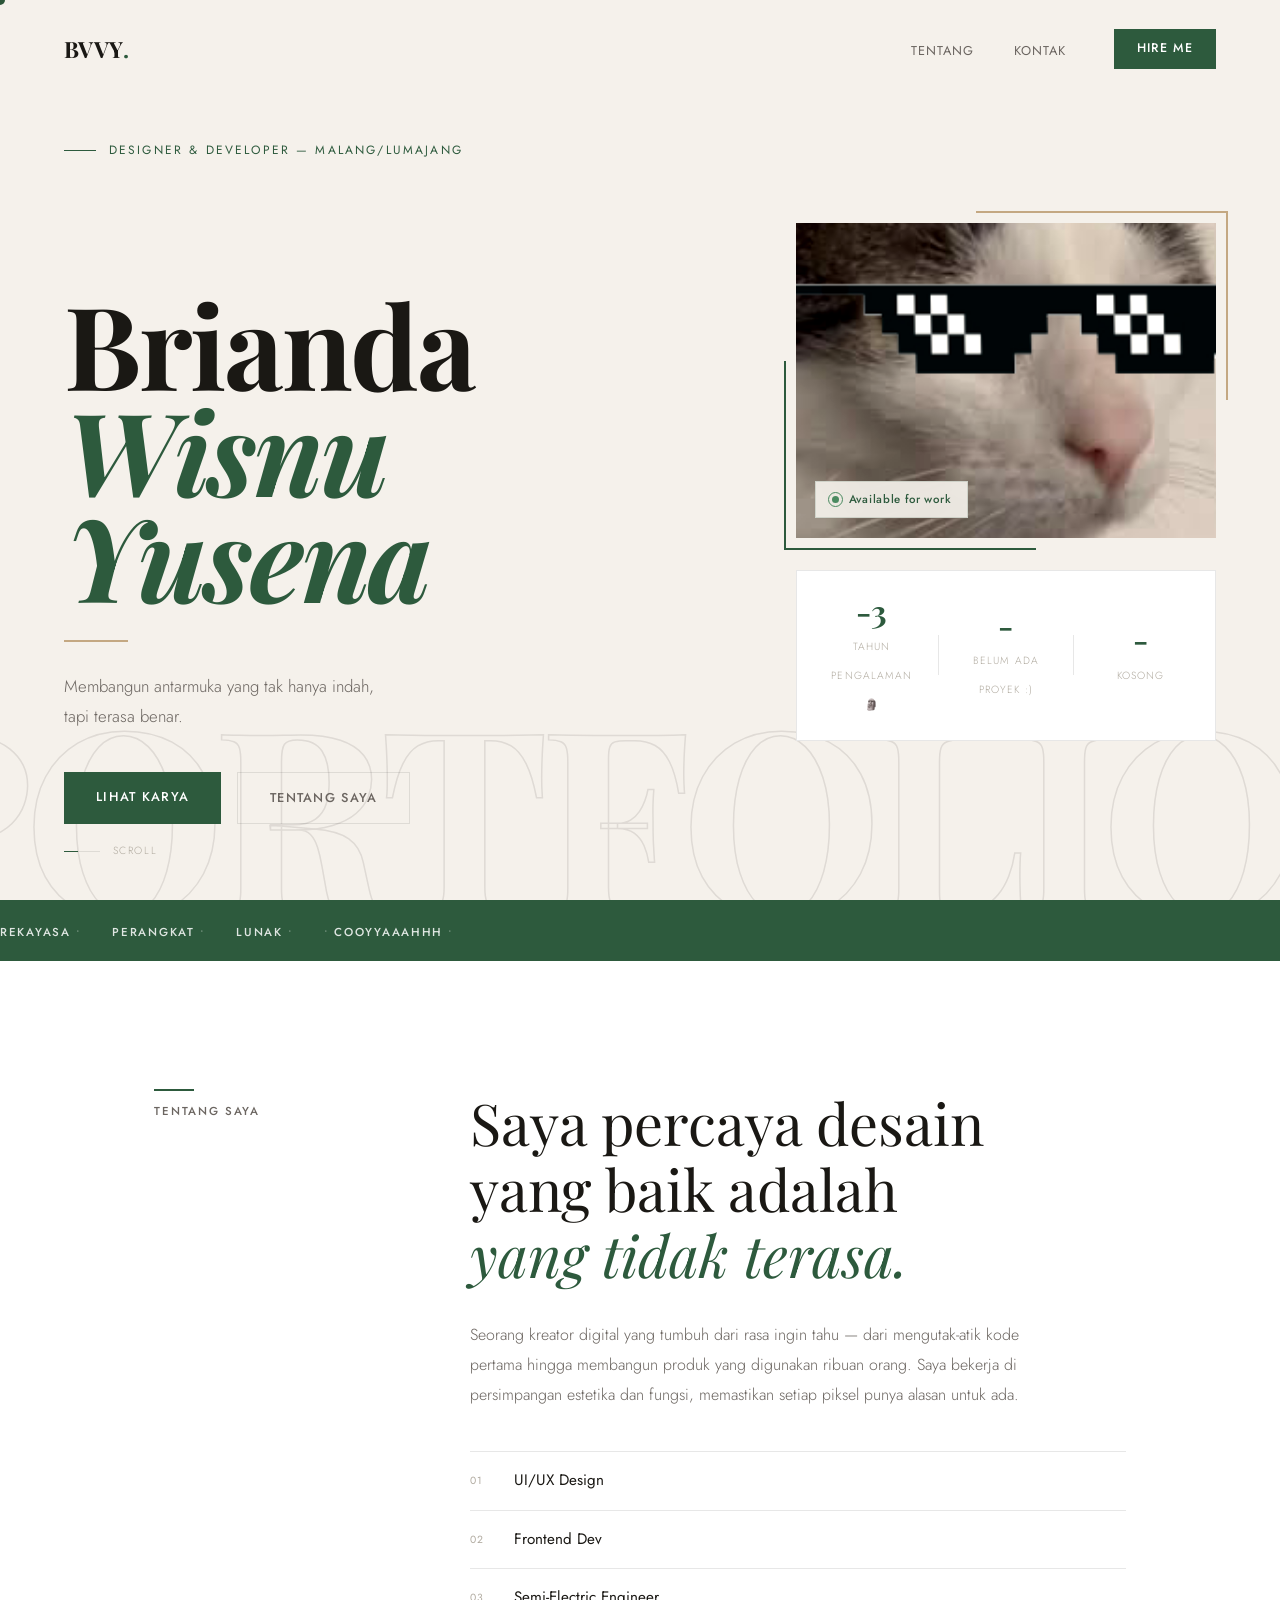
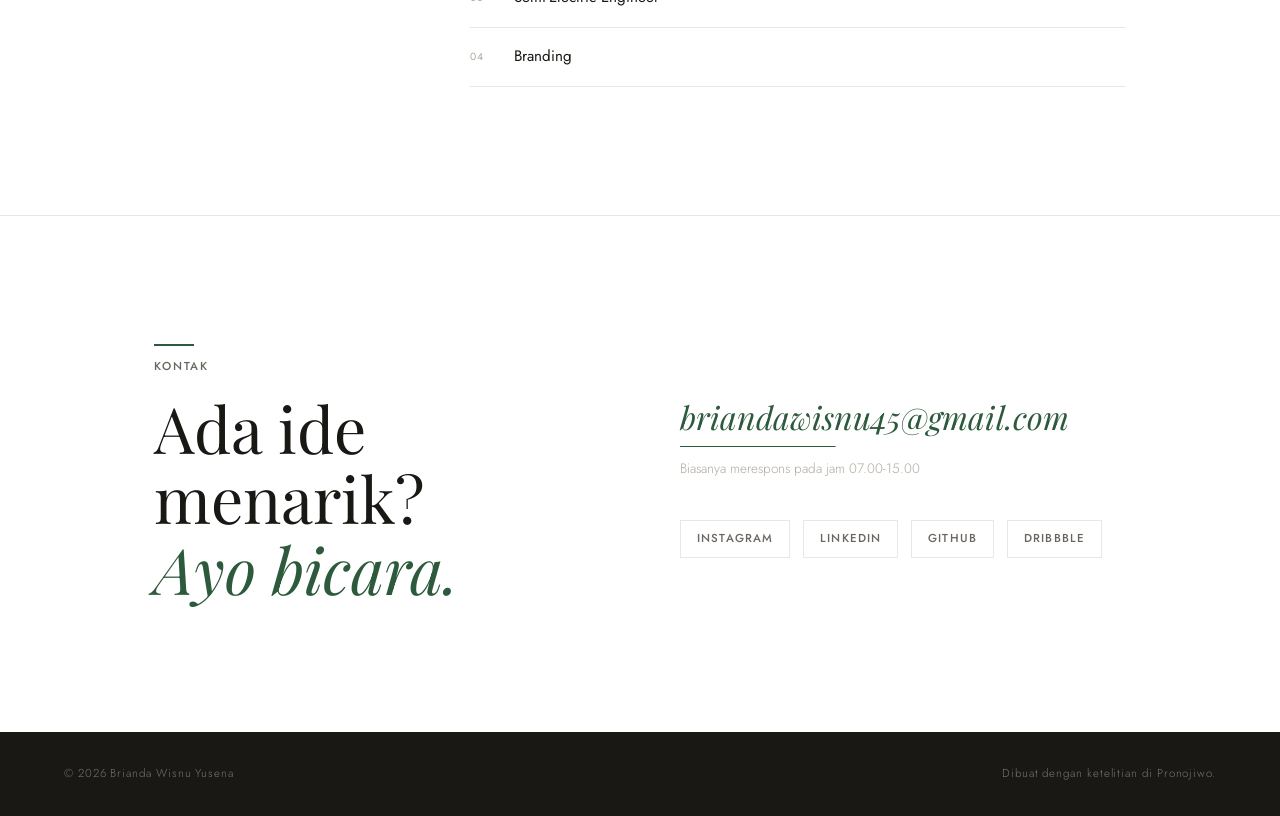
<file: index.html>
<!DOCTYPE html>
<html lang="id">
<head>
  <meta charset="UTF-8"/>
  <meta name="viewport" content="width=device-width, initial-scale=1.0"/>
  <title>Brianda Wisnu Yusena — Portfolio</title>
  <link rel="stylesheet" href="style.css"/>
  <link href="https://fonts.googleapis.com/css2?family=Playfair+Display:ital,wght@0,400;0,700;1,400;1,700&family=Jost:wght@300;400;500&display=swap" rel="stylesheet"/>
</head>
<body>

  <div class="cursor" id="cursor"></div>

  <!-- NAV -->
  <nav class="nav" id="nav">
    <div class="nav-logo">BVVY<span>.</span></div>
    <ul class="nav-links">
      <li><a href="#about">Tentang</a></li>
      <li><a href="#contact">Kontak</a></li>
    </ul>
    <a href="https://hire-eight-roan.vercel.app/" class="nav-cta">Hire Me</a>
  </nav>

  <!-- HERO -->
  <section class="hero" id="home">
    <div class="hero-bg-text">PORTFOLIO</div>
    <div class="hero-inner">
      <div class="hero-left">
        <p class="hero-eyebrow reveal">Designer &amp; Developer — Malang/Lumajang</p>
        <h1 class="hero-title reveal">
          <br>Brianda<br/>
          <em>Wisnu Yusena</em>
        </h1>
        <div class="hero-line-dec reveal"></div>
        <p class="hero-desc reveal">
          Membangun antarmuka yang tak hanya indah,<br/>
          tapi terasa benar.
        </p>
        <div class="hero-actions reveal">
          <a href="#work" class="btn-primary">Lihat Karya</a>
          <a href="#about" class="btn-ghost">Tentang Saya</a>
        </div>
      </div>
      <div class="hero-right reveal">
        <div class="hero-photo-frame">
          <img src="Pc/images 5.png" alt="Arif Rizaldi" class="hero-photo"/>
          <div class="hero-photo-tag">
            <div class="dot-pulse"></div>
            <span>Available for work</span>
          </div>
        </div>
        <div class="hero-stats">
          <div class="stat">
            <span class="stat-num">-3</span>
            <span class="stat-label">Tahun Pengalaman 🗿</span>
          </div>
          <div class="stat-div"></div>
          <div class="stat">
            <span class="stat-num">-</span>
            <span class="stat-label">Belum ada proyek :)</span>
          </div>
          <div class="stat-div"></div>
          <div class="stat">
            <span class="stat-num">-</span>
            <span class="stat-label">Kosong</span>
          </div>
        </div>
      </div>
    </div>
    <div class="hero-scroll-indicator">
      <div class="scroll-track"><div class="scroll-thumb"></div></div>
      <span>scroll</span>
    </div>
  </section>

  <!-- MARQUEE -->
  <div class="marquee-wrap">
  <div class="marquee">
    <span>Rekayasa <em>•</em></span>
    <span>Perangkat <em>•</em></span>
     <span>Lunak <em>•</em></span>
    <span> <em>•</em></span>
  </div>
  <div class="marquee" aria-hidden="true">
    <span>COOYYAAAHHH <em>•</em></span>
  </div>
</div>
  <!-- ABOUT -->
  <section class="about" id="about">
    <div class="container">
      <div class="about-wrap">
        <div class="about-label reveal">
          <div class="label-line"></div>
          <p>Tentang Saya</p>
        </div>
        <div class="about-body">
          <h2 class="about-title reveal">
            Saya percaya desain<br/>
            yang baik adalah<br/>
            <em>yang tidak terasa.</em>
          </h2>
          <p class="about-text reveal">
            Seorang kreator digital yang tumbuh dari rasa ingin tahu — dari mengutak-atik kode pertama hingga membangun produk yang digunakan ribuan orang. Saya bekerja di persimpangan estetika dan fungsi, memastikan setiap piksel punya alasan untuk ada.
          </p>
          <div class="about-skills reveal">
            <div class="skill-item"><span>01</span>UI/UX Design</div>
            <div class="skill-item"><span>02</span>Frontend Dev</div>
            <div class="skill-item"><span>03</span>Semi-Electric Engineer</div>
            <div class="skill-item"><span>04</span>Branding</div>
          </div>
        </div>
      </div>
    </div>
  </section>
  <!-- CONTACT -->
  <section class="contact" id="contact">
    <div class="container">
      <div class="contact-wrap reveal">
        <div class="contact-left">
          <div class="label-line"></div>
          <p class="contact-label">Kontak</p>
          <h2 class="contact-title">Ada ide<br/>menarik?<br/><em>Ayo bicara.</em></h2>
        </div>
        <div class="contact-right">
          <a href="mailto:briandawisnu45@gmail.com" class="contact-email">briandawisnu45@gmail.com</a>
          <p class="contact-note">Biasanya merespons pada jam 07.00-15.00</p>
          <div class="contact-socials">
            <a href="https://www.instagram.com/elangselam_e?igsh=MTh6Z2Eya3MxMW1mcg%3D%3D" class="social-link">Instagram</a>
            <a href="http://www.linkedin.com/in/brianda-wisnu-yusena-b9aa6035a" class="social-link">LinkedIn</a>
            <a href="https://github.com/Brian-yo" class="social-link">GitHub</a>
            <a href="#" class="social-link">Dribbble</a>
          </div>
        </div>
      </div>
    </div>
  </section>

  <!-- FOOTER -->
  <footer class="footer">
    <p>© 2026 Brianda Wisnu Yusena</p>
    <p>Dibuat dengan ketelitian di Pronojiwo.</p>
  </footer>

  <script src="script.js"></script>
</body>
</html>
</file>
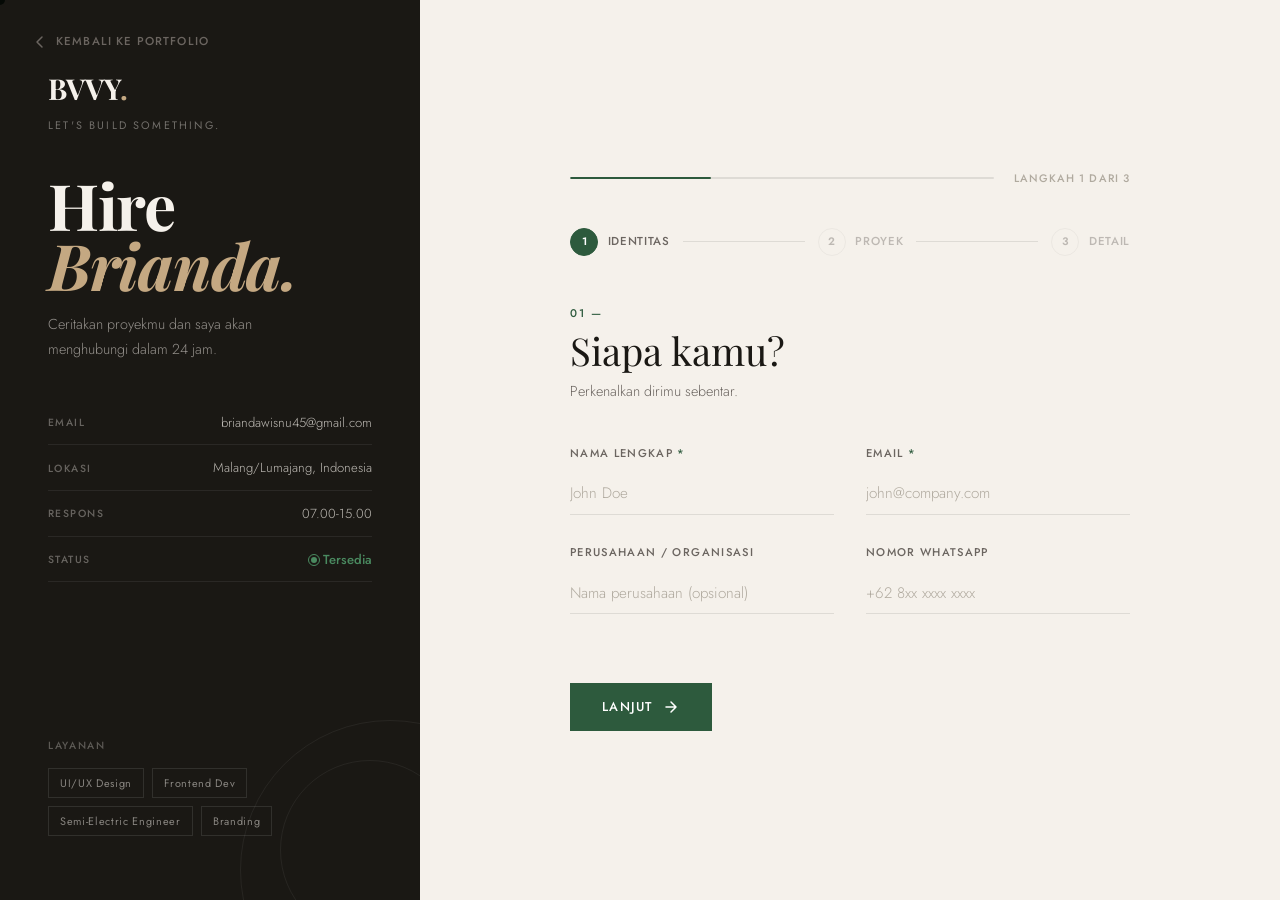
<file: Page/hire.html>
<!DOCTYPE html>
<html lang="id">
<head>
  <meta charset="UTF-8"/>
  <meta name="viewport" content="width=device-width, initial-scale=1.0"/>
  <title>Hire Me — Brianda Wisnu Yusena</title>
  <link rel="stylesheet" href="hire.css"/>
  <link href="https://fonts.googleapis.com/css2?family=Playfair+Display:ital,wght@0,400;0,700;1,400&family=Jost:wght@300;400;500;600&display=swap" rel="stylesheet"/>
</head>
<body>

  <div class="cursor" id="cursor"></div>
  <div class="bg-orb orb1"></div>
  <div class="bg-orb orb2"></div>

  <!-- BACK LINK -->
  <a href="file:///D:/Maweb/index.html" class="back-link">
    <svg width="16" height="16" viewBox="0 0 16 16" fill="none">
      <path d="M10 3L5 8L10 13" stroke="currentColor" stroke-width="1.5" stroke-linecap="round" stroke-linejoin="round"/>
    </svg>
    Kembali ke Portfolio
  </a>

  <main class="main">

    <!-- LEFT PANEL -->
    <aside class="panel-left">
      <div class="panel-left-inner">
        <div class="brand">
          <span class="brand-logo">BVVY<em>.</em></span>
          <span class="brand-tagline">Let's Build Something.</span>
        </div>

        <div class="info-block">
          <h1 class="panel-title">Hire<br/><em>Brianda.</em></h1>
          <p class="panel-sub">Ceritakan proyekmu dan saya akan menghubungi dalam 24 jam.</p>
        </div>

        <div class="contact-info">
          <div class="ci-item">
            <span class="ci-label">Email</span>
            <span class="ci-val">briandawisnu45@gmail.com</span>
          </div>
          <div class="ci-item">
            <span class="ci-label">Lokasi</span>
            <span class="ci-val">Malang/Lumajang, Indonesia</span>
          </div>
          <div class="ci-item">
            <span class="ci-label">Respons</span>
            <span class="ci-val">07.00-15.00</span>
          </div>
          <div class="ci-item">
            <span class="ci-label">Status</span>
            <span class="ci-val available"><span class="dot"></span>Tersedia</span>
          </div>
        </div>

        <div class="service-list">
          <p class="service-label">Layanan</p>
          <div class="service-tags">
            <span>UI/UX Design</span>
            <span>Frontend Dev</span>
            <span>Semi-Electric Engineer</span>
            <span>Branding</span>
          </div>
        </div>

        <div class="panel-deco">
          <div class="deco-circle c1"></div>
          <div class="deco-circle c2"></div>
        </div>
      </div>
    </aside>

    <!-- RIGHT: FORM -->
    <section class="panel-right">
      <div class="form-wrap">

        <!-- PROGRESS -->
        <div class="progress-bar">
          <div class="progress-track">
            <div class="progress-fill" id="progressFill"></div>
          </div>
          <span class="progress-label" id="progressLabel">Langkah 1 dari 3</span>
        </div>

        <!-- STEP INDICATORS -->
        <div class="steps">
          <div class="step active" data-step="1">
            <div class="step-dot">1</div>
            <span>Identitas</span>
          </div>
          <div class="step-connector"></div>
          <div class="step" data-step="2">
            <div class="step-dot">2</div>
            <span>Proyek</span>
          </div>
          <div class="step-connector"></div>
          <div class="step" data-step="3">
            <div class="step-dot">3</div>
            <span>Detail</span>
          </div>
        </div>

        <!-- ---- STEP 1: IDENTITAS ---- -->
        <div class="form-step active" id="step1">
          <div class="step-head">
            <p class="step-num">01 —</p>
            <h2>Siapa kamu?</h2>
            <p class="step-hint">Perkenalkan dirimu sebentar.</p>
          </div>

          <div class="field-group">
            <div class="field">
              <label for="name">Nama Lengkap <span>*</span></label>
              <input type="text" id="name" placeholder="John Doe" autocomplete="off"/>
              <div class="field-line"></div>
            </div>
            <div class="field">
              <label for="email">Email <span>*</span></label>
              <input type="email" id="email" placeholder="john@company.com" autocomplete="off"/>
              <div class="field-line"></div>
            </div>
            <div class="field">
              <label for="company">Perusahaan / Organisasi</label>
              <input type="text" id="company" placeholder="Nama perusahaan (opsional)" autocomplete="off"/>
              <div class="field-line"></div>
            </div>
            <div class="field">
              <label for="phone">Nomor WhatsApp</label>
              <input type="tel" id="phone" placeholder="+62 8xx xxxx xxxx" autocomplete="off"/>
              <div class="field-line"></div>
            </div>
          </div>

          <button class="btn-next" onclick="goStep(2)">
            Lanjut
            <svg width="18" height="18" viewBox="0 0 18 18" fill="none">
              <path d="M4 9H14M9 4L14 9L9 14" stroke="currentColor" stroke-width="1.5" stroke-linecap="round" stroke-linejoin="round"/>
            </svg>
          </button>
        </div>

        <!-- ---- STEP 2: PROYEK ---- -->
        <div class="form-step" id="step2">
          <div class="step-head">
            <p class="step-num">02 —</p>
            <h2>Proyeknya apa?</h2>
            <p class="step-hint">Pilih yang paling menggambarkan kebutuhanmu.</p>
          </div>

          <div class="field-group">
            <div class="field">
              <label>Jenis Layanan <span>*</span></label>
              <div class="option-cards">
                <label class="option-card">
                  <input type="radio" name="service" value="ui-ux"/>
                  <div class="option-inner">
                    <div class="option-icon">✦</div>
                    <span>UI/UX Design</span>
                  </div>
                </label>
                <label class="option-card">
                  <input type="radio" name="service" value="frontend"/>
                  <div class="option-inner">
                    <div class="option-icon">⌘</div>
                    <span>Frontend Dev</span>
                  </div>
                </label>
                <label class="option-card">
                  <input type="radio" name="service" value="branding"/>
                  <div class="option-inner">
                    <div class="option-icon">◈</div>
                    <span>Branding</span>
                  </div>
                </label>
                <label class="option-card">
                  <input type="radio" name="service" value="fullstack"/>
                  <div class="option-inner">
                    <div class="option-icon">⬡</div>
                    <span>Full Project</span>
                  </div>
                </label>
                <label class="option-card">
                  <input type="radio" name="service" value="motion"/>
                  <div class="option-inner">
                    <div class="option-icon">◎</div>
                    <span>Motion Design</span>
                  </div>
                </label>
                <label class="option-card">
                  <input type="radio" name="service" value="other"/>
                  <div class="option-inner">
                    <div class="option-icon">…</div>
                    <span>Lainnya</span>
                  </div>
                </label>
              </div>
            </div>

            <div class="field">
              <label>Estimasi Budget <span>*</span></label>
              <div class="budget-options">
                <label class="budget-opt"><input type="radio" name="budget" value="<5jt"/> &lt; 5 Juta</label>
                <label class="budget-opt"><input type="radio" name="budget" value="5-15jt"/> 5 – 15 Juta</label>
                <label class="budget-opt"><input type="radio" name="budget" value="15-50jt"/> 15 – 50 Juta</label>
                <label class="budget-opt"><input type="radio" name="budget" value=">50jt"/> &gt; 50 Juta</label>
              </div>
            </div>
          </div>

          <div class="btn-row">
            <button class="btn-back" onclick="goStep(1)">← Kembali</button>
            <button class="btn-next" onclick="goStep(3)">
              Lanjut
              <svg width="18" height="18" viewBox="0 0 18 18" fill="none">
                <path d="M4 9H14M9 4L14 9L9 14" stroke="currentColor" stroke-width="1.5" stroke-linecap="round" stroke-linejoin="round"/>
              </svg>
            </button>
          </div>
        </div>

        <!-- ---- STEP 3: DETAIL ---- -->
        <div class="form-step" id="step3">
          <div class="step-head">
            <p class="step-num">03 —</p>
            <h2>Ceritakan lebih.</h2>
            <p class="step-hint">Semakin detail, semakin baik respons saya.</p>
          </div>

          <div class="field-group">
            <div class="field">
              <label for="project-name">Nama Proyek</label>
              <input type="text" id="project-name" placeholder="Nama atau kode proyek" autocomplete="off"/>
              <div class="field-line"></div>
            </div>
            <div class="field">
              <label for="deadline">Target Selesai</label>
              <input type="date" id="deadline"/>
              <div class="field-line"></div>
            </div>
            <div class="field full">
              <label for="desc">Deskripsi Proyek <span>*</span></label>
              <textarea id="desc" placeholder="Ceritakan visi proyekmu — masalah yang ingin diselesaikan, audiens target, referensi yang kamu suka, dan hal-hal penting lainnya..." rows="5"></textarea>
              <div class="field-line"></div>
              <div class="char-count"><span id="charCount">0</span> / 1000</div>
            </div>
            <div class="field full">
              <label for="ref">Link Referensi / Portfolio</label>
              <input type="url" id="ref" placeholder="https://contoh.com" autocomplete="off"/>
              <div class="field-line"></div>
            </div>
            <div class="field full">
              <label class="checkbox-label">
                <input type="checkbox" id="nda"/>
                <span class="checkbox-custom"></span>
                Proyek ini memerlukan NDA (Non-Disclosure Agreement)
              </label>
            </div>
          </div>

          <div class="btn-row">
            <button class="btn-back" onclick="goStep(2)">← Kembali</button>
            <button class="btn-submit" id="submitBtn" onclick="submitForm()">
              <span id="submitText">Kirim Pesan</span>
              <svg width="18" height="18" viewBox="0 0 18 18" fill="none" id="submitIcon">
                <path d="M2 9L14 9M14 9L9 4M14 9L9 14" stroke="currentColor" stroke-width="1.5" stroke-linecap="round" stroke-linejoin="round"/>
              </svg>
            </button>
          </div>
        </div>

        <!-- ---- SUCCESS ---- -->
        <div class="form-success" id="successState">
          <div class="success-icon">
            <svg width="40" height="40" viewBox="0 0 40 40" fill="none">
              <circle cx="20" cy="20" r="19" stroke="var(--accent)" stroke-width="1.5"/>
              <path d="M12 20L17.5 25.5L28 15" stroke="var(--accent)" stroke-width="2" stroke-linecap="round" stroke-linejoin="round"/>
            </svg>
          </div>
          <h2>Terima kasih!</h2>
          <p>Pesanmu telah terkirim. Saya akan menghubungimu dalam <strong>24 jam</strong>.</p>
          <a href="index.html" class="btn-home">Kembali ke Portfolio →</a>
        </div>

      </div>
    </section>

  </main>

  <script src="hire.js"></script>
</body>
</html>
</file>
<file: style.css>
/* ===== RESET ===== */
*, *::before, *::after { margin: 0; padding: 0; box-sizing: border-box; }

:root {
  --bg:       #f5f1eb;
  --bg2:      #eeeae3;
  --surface:  #ffffff;
  --ink:      #1a1814;
  --ink-soft: #6b6560;
  --ink-faint:#b0aa9f;
  --accent:   #2d5a3d;
  --accent2:  #4a8a60;
  --warm:     #c4a882;
  --border:   rgba(26,24,20,0.1);
  --font-serif: 'Playfair Display', Georgia, serif;
  --font-sans:  'Jost', sans-serif;
  --ease: cubic-bezier(0.25, 0.46, 0.45, 0.94);
}

html { scroll-behavior: smooth; }

body {
  background: var(--bg);
  color: var(--ink);
  font-family: var(--font-sans);
  font-weight: 300;
  font-size: 17px;
  line-height: 1.7;
  overflow-x: hidden;
  cursor: none;
}

a { color: inherit; text-decoration: none; }

/* ===== CURSOR ===== */
.cursor {
  position: fixed;
  width: 10px; height: 10px;
  background: var(--accent);
  border-radius: 50%;
  pointer-events: none;
  z-index: 9999;
  transform: translate(-50%, -50%);
  transition: transform 0.1s var(--ease), width 0.3s var(--ease), height 0.3s var(--ease), background 0.3s;
  mix-blend-mode: multiply;
}
body.hovering .cursor {
  width: 48px; height: 48px;
  background: var(--accent);
  opacity: 0.25;
}

/* ===== NAV ===== */
.nav {
  position: fixed; top: 0; left: 0; right: 0;
  z-index: 100;
  display: flex; align-items: center;
  padding: 1.8rem 4rem;
  gap: 3rem;
  transition: padding 0.4s var(--ease), background 0.4s, box-shadow 0.4s;
}
.nav.scrolled {
  padding: 1.1rem 4rem;
  background: rgba(245,241,235,0.92);
  backdrop-filter: blur(16px);
  box-shadow: 0 1px 0 var(--border);
}
.nav-logo {
  font-family: var(--font-serif);
  font-size: 1.4rem;
  font-weight: 700;
  letter-spacing: 0.02em;
  color: var(--ink);
  margin-right: auto;
}
.nav-logo span { color: var(--accent); }
.nav-links {
  list-style: none;
  display: flex; gap: 2.5rem;
}
.nav-links a {
  font-size: 0.8rem;
  font-weight: 400;
  letter-spacing: 0.08em;
  text-transform: uppercase;
  color: var(--ink-soft);
  position: relative;
  transition: color 0.3s;
}
.nav-links a::after {
  content: '';
  position: absolute;
  bottom: -2px; left: 0;
  width: 0; height: 1.5px;
  background: var(--accent);
  transition: width 0.35s var(--ease);
}
.nav-links a:hover { color: var(--ink); }
.nav-links a:hover::after { width: 100%; }
.nav-cta {
  font-size: 0.78rem;
  font-weight: 500;
  letter-spacing: 0.1em;
  text-transform: uppercase;
  color: var(--surface);
  background: var(--accent);
  padding: 0.6rem 1.4rem;
  transition: background 0.3s, transform 0.2s;
}
.nav-cta:hover { background: var(--accent2); transform: translateY(-1px); }

/* ===== HERO ===== */
.hero {
  min-height: 100vh;
  display: flex; align-items: center;
  padding: 8rem 4rem 4rem;
  position: relative;
  overflow: hidden;
}
.hero-bg-text {
  position: absolute;
  bottom: -0.15em; right: -0.05em;
  font-family: var(--font-serif);
  font-size: clamp(8rem, 20vw, 20rem);
  font-weight: 700;
  color: transparent;
  -webkit-text-stroke: 1.5px var(--border);
  letter-spacing: -0.04em;
  pointer-events: none;
  user-select: none;
  line-height: 1;
}
.hero-inner {
  display: grid;
  grid-template-columns: 1fr 1fr;
  gap: 5rem;
  align-items: center;
  width: 100%;
  max-width: 1200px;
  margin: 0 auto;
}
.hero-eyebrow {
  font-size: 0.75rem;
  font-weight: 400;
  letter-spacing: 0.18em;
  text-transform: uppercase;
  color: var(--accent);
  margin-bottom: 1.5rem;
  display: flex; align-items: center; gap: 0.8rem;
}
.hero-eyebrow::before {
  content: '';
  display: inline-block;
  width: 2rem; height: 1px;
  background: var(--accent);
}
.hero-title {
  font-family: var(--font-serif);
  font-size: clamp(4rem, 9vw, 8rem);
  font-weight: 700;
  line-height: 0.92;
  letter-spacing: -0.02em;
  color: var(--ink);
  margin-bottom: 2rem;
}
.hero-title em {
  font-style: italic;
  color: var(--accent);
}
.hero-line-dec {
  width: 4rem; height: 2px;
  background: var(--warm);
  margin-bottom: 1.8rem;
}
.hero-desc {
  font-size: 1.05rem;
  color: var(--ink-soft);
  line-height: 1.8;
  margin-bottom: 2.5rem;
}
.hero-actions { display: flex; gap: 1rem; flex-wrap: wrap; }
.btn-primary {
  display: inline-block;
  font-size: 0.8rem;
  font-weight: 500;
  letter-spacing: 0.1em;
  text-transform: uppercase;
  background: var(--accent);
  color: #fff;
  padding: 0.9rem 2rem;
  transition: background 0.3s, transform 0.2s;
}
.btn-primary:hover { background: var(--accent2); transform: translateY(-2px); }
.btn-ghost {
  display: inline-block;
  font-size: 0.8rem;
  font-weight: 500;
  letter-spacing: 0.1em;
  text-transform: uppercase;
  border: 1.5px solid var(--border);
  color: var(--ink-soft);
  padding: 0.9rem 2rem;
  transition: border-color 0.3s, color 0.3s, transform 0.2s;
}
.btn-ghost:hover { border-color: var(--ink); color: var(--ink); transform: translateY(-2px); }

/* HERO RIGHT */
.hero-right { display: flex; flex-direction: column; gap: 2rem; }
.hero-photo-frame {
  position: relative;
  width: 100%;
  max-width: 420px;
  margin-left: auto;
}
.hero-photo {
  width: 100%;
  aspect-ratio: 4/3;
  object-fit: cover;
  object-position: center;
  display: block;
  filter: sepia(8%) contrast(1.05);
  transition: filter 0.5s;
}
.hero-photo:hover { filter: sepia(0%) contrast(1.02); }
.hero-photo-frame::before {
  content: '';
  position: absolute;
  top: -12px; right: -12px;
  width: 60%; height: 60%;
  border-top: 2px solid var(--warm);
  border-right: 2px solid var(--warm);
  pointer-events: none;
  z-index: 1;
}
.hero-photo-frame::after {
  content: '';
  position: absolute;
  bottom: -12px; left: -12px;
  width: 60%; height: 60%;
  border-bottom: 2px solid var(--accent);
  border-left: 2px solid var(--accent);
  pointer-events: none;
  z-index: 1;
}
.hero-photo-tag {
  position: absolute;
  bottom: 1.2rem; left: 1.2rem;
  background: rgba(245,241,235,0.92);
  backdrop-filter: blur(8px);
  padding: 0.5rem 1rem;
  display: flex; align-items: center; gap: 0.6rem;
  font-size: 0.72rem;
  font-weight: 500;
  letter-spacing: 0.06em;
  color: var(--accent);
  border: 1px solid rgba(45,90,61,0.15);
  z-index: 2;
}
.dot-pulse {
  width: 7px; height: 7px;
  border-radius: 50%;
  background: var(--accent2);
  position: relative;
}
.dot-pulse::after {
  content: '';
  position: absolute;
  inset: -4px;
  border-radius: 50%;
  border: 1.5px solid var(--accent2);
  animation: pulse 2s infinite;
}
@keyframes pulse {
  0% { opacity: 1; transform: scale(1); }
  100% { opacity: 0; transform: scale(2.2); }
}

/* HERO STATS */
.hero-stats {
  display: flex; align-items: center;
  gap: 1.5rem;
  padding: 1.5rem 2rem;
  background: var(--surface);
  border: 1px solid var(--border);
  max-width: 420px;
  margin-left: auto;
}
.stat { text-align: center; flex: 1; }
.stat-num {
  display: block;
  font-family: var(--font-serif);
  font-size: 2rem;
  font-weight: 700;
  color: var(--accent);
  line-height: 1;
  margin-bottom: 0.2rem;
}
.stat-label {
  font-size: 0.65rem;
  text-transform: uppercase;
  letter-spacing: 0.1em;
  color: var(--ink-faint);
}
.stat-div { width: 1px; height: 40px; background: var(--border); }

/* HERO SCROLL */
.hero-scroll-indicator {
  position: absolute;
  bottom: 2.5rem; left: 4rem;
  display: flex; align-items: center; gap: 0.8rem;
  font-size: 0.65rem;
  letter-spacing: 0.15em;
  text-transform: uppercase;
  color: var(--ink-faint);
}
.scroll-track {
  width: 36px; height: 1px;
  background: var(--border);
  position: relative; overflow: hidden;
}
.scroll-thumb {
  position: absolute;
  top: 0; left: 0;
  height: 100%; width: 40%;
  background: var(--accent);
  animation: scrollAnim 2s infinite var(--ease);
}
@keyframes scrollAnim {
  0% { left: -40%; }
  100% { left: 140%; }
}

/* ===== MARQUEE ===== */
.marquee-wrap {
  overflow: hidden;
  background: var(--accent);
  padding: 1rem 0;
  white-space: nowrap;
}
.marquee {
  display: inline-flex; gap: 2rem;
  animation: marquee 20s linear infinite;
}
.marquee span {
  font-size: 0.72rem;
  font-weight: 500;
  letter-spacing: 0.15em;
  text-transform: uppercase;
  color: rgba(255,255,255,0.85);
}
.marquee em {
  color: rgba(255,255,255,0.35);
  font-style: normal;
}
@keyframes marquee {
  from { transform: translateX(0); }
  to { transform: translateX(-50%); }
}

/* ===== CONTAINER ===== */
.container {
  max-width: 1100px;
  margin: 0 auto;
  padding: 0 4rem;
}

/* ===== LABEL STYLE ===== */
.label-line {
  width: 2.5rem; height: 2px;
  background: var(--accent);
  margin-bottom: 0.7rem;
}

/* ===== ABOUT ===== */
.about {
  padding: 8rem 0;
  background: var(--surface);
}
.about-wrap {
  display: grid;
  grid-template-columns: 220px 1fr;
  gap: 6rem;
  align-items: start;
}
.about-label p {
  font-size: 0.72rem;
  font-weight: 500;
  letter-spacing: 0.16em;
  text-transform: uppercase;
  color: var(--ink-soft);
  position: sticky;
  top: 7rem;
}
.about-title {
  font-family: var(--font-serif);
  font-size: clamp(2.2rem, 4.5vw, 3.8rem);
  font-weight: 400;
  line-height: 1.15;
  margin-bottom: 2rem;
}
.about-title em { font-style: italic; color: var(--accent); }
.about-text {
  font-size: 1rem;
  color: var(--ink-soft);
  line-height: 1.9;
  margin-bottom: 2.5rem;
  max-width: 560px;
}
.about-skills {
  display: flex;
  flex-direction: column;
  gap: 0;
  border-top: 1px solid var(--border);
}
.skill-item {
  display: flex; align-items: center; gap: 1.5rem;
  padding: 1rem 0;
  border-bottom: 1px solid var(--border);
  font-size: 0.95rem;
  font-weight: 400;
  color: var(--ink);
  transition: padding-left 0.3s var(--ease), color 0.3s;
  cursor: default;
}
.skill-item:hover { padding-left: 0.8rem; color: var(--accent); }
.skill-item span {
  font-size: 0.65rem;
  font-weight: 400;
  letter-spacing: 0.1em;
  color: var(--ink-faint);
  min-width: 20px;
}

/* ===== WORK ===== */
.work {
  padding: 8rem 0;
  background: var(--bg);
}
.work-header {
  margin-bottom: 4rem;
}
.work-label {
  font-size: 0.72rem;
  font-weight: 500;
  letter-spacing: 0.16em;
  text-transform: uppercase;
  color: var(--ink-soft);
  margin-bottom: 0.5rem;
}
.work-title {
  font-family: var(--font-serif);
  font-size: clamp(2.5rem, 5vw, 4.5rem);
  font-weight: 700;
  line-height: 1.05;
  letter-spacing: -0.02em;
}
.work-title em { font-style: italic; color: var(--accent); }

.work-list { display: flex; flex-direction: column; gap: 0; }
.work-item {
  display: grid;
  grid-template-columns: 60px 360px 1fr;
  gap: 2.5rem;
  align-items: center;
  padding: 3rem 0;
  border-top: 1px solid var(--border);
  position: relative;
  transition: background 0.3s;
}
.work-item:last-child { border-bottom: 1px solid var(--border); }
.work-item:hover { background: rgba(255,255,255,0.5); }

.work-num {
  font-family: var(--font-serif);
  font-size: 0.72rem;
  font-weight: 700;
  color: var(--ink-faint);
  letter-spacing: 0.05em;
  align-self: flex-start;
  padding-top: 0.3rem;
}
.work-img-wrap { overflow: hidden; }
.work-img {
  height: 200px;
  position: relative;
  overflow: hidden;
  transition: transform 0.5s var(--ease);
}
.work-item:hover .work-img { transform: scale(1.03); }
.wi-shape {
  position: absolute;
  border-radius: 50%;
  opacity: 0.4;
  transition: transform 0.7s var(--ease);
}
.ws1 { width: 100px; height: 100px; background: var(--warm); top: -20px; right: -20px; }
.ws2 { width: 60px; height: 60px; background: var(--accent); bottom: 20px; left: 20px; border-radius: 0; transform: rotate(30deg); }
.ws3 { width: 80px; height: 80px; background: #4a8a60; bottom: -10px; right: 30px; }
.ws4 { width: 50px; height: 50px; background: #2d5a3d; top: 20px; left: -10px; border-radius: 4px; }
.ws5 { width: 90px; height: 90px; background: #8a6090; top: 10px; left: 30px; border-radius: 4px; transform: rotate(15deg); }
.ws6 { width: 55px; height: 55px; background: #5a3d7a; bottom: 20px; right: 20px; }
.work-item:hover .wi-shape { transform: scale(1.25) rotate(10deg); opacity: 0.6; }

.work-meta { padding-right: 2rem; }
.work-category {
  display: block;
  font-size: 0.68rem;
  font-weight: 500;
  letter-spacing: 0.14em;
  text-transform: uppercase;
  color: var(--accent);
  margin-bottom: 0.6rem;
}
.work-meta h3 {
  font-family: var(--font-serif);
  font-size: 1.8rem;
  font-weight: 700;
  margin-bottom: 0.8rem;
  transition: color 0.3s;
}
.work-item:hover .work-meta h3 { color: var(--accent); }
.work-meta p {
  font-size: 0.9rem;
  color: var(--ink-soft);
  line-height: 1.7;
  margin-bottom: 1.2rem;
}
.work-link {
  font-size: 0.75rem;
  font-weight: 500;
  letter-spacing: 0.1em;
  text-transform: uppercase;
  color: var(--accent);
  position: relative;
  display: inline-block;
}
.work-link::after {
  content: '';
  position: absolute;
  bottom: -2px; left: 0;
  width: 100%; height: 1px;
  background: var(--accent);
  transform: scaleX(0.3);
  transform-origin: left;
  transition: transform 0.35s var(--ease);
}
.work-link:hover::after { transform: scaleX(1); }

/* ===== CONTACT ===== */
.contact {
  padding: 8rem 0;
  background: var(--surface);
  border-top: 1px solid var(--border);
}
.contact-wrap {
  display: grid;
  grid-template-columns: 1fr 1fr;
  gap: 5rem;
  align-items: center;
}
.contact-label {
  font-size: 0.72rem;
  font-weight: 500;
  letter-spacing: 0.16em;
  text-transform: uppercase;
  color: var(--ink-soft);
  margin-bottom: 1rem;
}
.contact-title {
  font-family: var(--font-serif);
  font-size: clamp(2.5rem, 5vw, 4.5rem);
  font-weight: 400;
  line-height: 1.1;
}
.contact-title em { font-style: italic; color: var(--accent); }
.contact-email {
  display: block;
  font-family: var(--font-serif);
  font-size: clamp(1.3rem, 2.5vw, 2rem);
  font-style: italic;
  color: var(--accent);
  margin-bottom: 0.8rem;
  position: relative;
  display: inline-block;
}
.contact-email::after {
  content: '';
  position: absolute;
  bottom: -2px; left: 0;
  width: 100%; height: 1px;
  background: var(--accent);
  transform-origin: left;
  transform: scaleX(0.4);
  transition: transform 0.4s var(--ease);
}
.contact-email:hover::after { transform: scaleX(1); }
.contact-note {
  font-size: 0.85rem;
  color: var(--ink-faint);
  margin-bottom: 2.5rem;
}
.contact-socials {
  display: flex; flex-wrap: wrap; gap: 0.8rem;
}
.social-link {
  font-size: 0.72rem;
  font-weight: 500;
  letter-spacing: 0.1em;
  text-transform: uppercase;
  color: var(--ink-soft);
  border: 1px solid var(--border);
  padding: 0.5rem 1rem;
  transition: color 0.3s, border-color 0.3s, background 0.3s;
}
.social-link:hover {
  color: var(--surface);
  background: var(--accent);
  border-color: var(--accent);
}

/* ===== FOOTER ===== */
.footer {
  padding: 2rem 4rem;
  background: var(--ink);
  color: rgba(255,255,255,0.4);
  display: flex;
  justify-content: space-between;
  align-items: center;
  font-size: 0.72rem;
  letter-spacing: 0.08em;
}

/* ===== REVEAL ===== */
.reveal {
  opacity: 0;
  transform: translateY(24px);
  transition: opacity 0.85s var(--ease), transform 0.85s var(--ease);
}
.reveal.visible { opacity: 1; transform: translateY(0); }

/* ===== RESPONSIVE ===== */
@media (max-width: 960px) {
  .nav { padding: 1.4rem 2rem; }
  .nav.scrolled { padding: 1rem 2rem; }
  .nav-cta { display: none; }
  .hero { padding: 7rem 2rem 4rem; }
  .hero-inner { grid-template-columns: 1fr; gap: 3rem; }
  .hero-right { order: -1; }
  .hero-photo-frame { max-width: 100%; }
  .hero-stats { max-width: 100%; }
  .hero-bg-text { font-size: 22vw; }
  .container { padding: 0 2rem; }
  .about-wrap { grid-template-columns: 1fr; gap: 2rem; }
  .about-label p { position: static; }
  .work-item { grid-template-columns: 40px 1fr; grid-template-rows: auto auto; }
  .work-img-wrap { grid-column: 2; }
  .work-meta { grid-column: 2; }
  .contact-wrap { grid-template-columns: 1fr; gap: 3rem; }
  .footer { flex-direction: column; gap: 0.5rem; text-align: center; padding: 1.5rem; }
  .hero-scroll-indicator { left: 2rem; }
}
</file>
<file: Page/hire.css>
/* ===== RESET ===== */
*, *::before, *::after { margin: 0; padding: 0; box-sizing: border-box; }

:root {
  --bg:       #f5f1eb;
  --surface:  #ffffff;
  --ink:      #1a1814;
  --ink-soft: #6b6560;
  --ink-faint:#b0aa9f;
  --accent:   #2d5a3d;
  --accent2:  #4a8a60;
  --warm:     #c4a882;
  --warm2:    #e8ddd0;
  --border:   rgba(26,24,20,0.1);
  --border2:  rgba(26,24,20,0.06);
  --font-serif: 'Playfair Display', Georgia, serif;
  --font-sans:  'Jost', sans-serif;
  --ease: cubic-bezier(0.25, 0.46, 0.45, 0.94);
  --radius: 2px;
}

html { scroll-behavior: smooth; }

body {
  background: var(--bg);
  color: var(--ink);
  font-family: var(--font-sans);
  font-weight: 300;
  font-size: 16px;
  line-height: 1.7;
  min-height: 100vh;
  overflow-x: hidden;
  cursor: none;
}

a { color: inherit; text-decoration: none; }

/* ===== BG ORBS ===== */
.bg-orb {
  position: fixed;
  border-radius: 50%;
  pointer-events: none;
  filter: blur(80px);
  z-index: 0;
  opacity: 0.35;
}
.orb1 {
  width: 500px; height: 500px;
  background: radial-gradient(circle, rgba(196,168,130,0.4), transparent 70%);
  top: -150px; left: -150px;
  animation: orbFloat1 12s ease-in-out infinite alternate;
}
.orb2 {
  width: 400px; height: 400px;
  background: radial-gradient(circle, rgba(45,90,61,0.25), transparent 70%);
  bottom: -100px; right: -100px;
  animation: orbFloat2 15s ease-in-out infinite alternate;
}
@keyframes orbFloat1 { to { transform: translate(60px, 80px); } }
@keyframes orbFloat2 { to { transform: translate(-50px, -60px); } }

/* ===== CURSOR ===== */
.cursor {
  position: fixed;
  width: 10px; height: 10px;
  background: var(--accent);
  border-radius: 50%;
  pointer-events: none;
  z-index: 9999;
  transform: translate(-50%,-50%);
  transition: width .3s, height .3s, opacity .3s;
  mix-blend-mode: multiply;
}
body.hovering .cursor { width: 44px; height: 44px; opacity: 0.2; }

/* ===== BACK LINK ===== */
.back-link {
  position: fixed;
  top: 2rem; left: 2rem;
  z-index: 100;
  display: flex; align-items: center; gap: 0.5rem;
  font-size: 0.72rem;
  font-weight: 500;
  letter-spacing: 0.1em;
  text-transform: uppercase;
  color: var(--ink-soft);
  transition: color 0.3s;
}
.back-link:hover { color: var(--accent); }

/* ===== LAYOUT ===== */
.main {
  display: grid;
  grid-template-columns: 420px 1fr;
  min-height: 100vh;
  position: relative;
  z-index: 1;
}

/* ===== LEFT PANEL ===== */
.panel-left {
  background: var(--ink);
  color: #f5f1eb;
  position: sticky;
  top: 0;
  height: 100vh;
  overflow: hidden;
  display: flex;
  flex-direction: column;
}
.panel-left-inner {
  padding: 4rem 3rem;
  display: flex;
  flex-direction: column;
  gap: 2.5rem;
  height: 100%;
  position: relative;
  z-index: 1;
}

.brand { display: flex; flex-direction: column; gap: 0.2rem; }
.brand-logo {
  font-family: var(--font-serif);
  font-size: 1.8rem;
  font-weight: 700;
  color: #f5f1eb;
}
.brand-logo em { color: var(--warm); font-style: normal; }
.brand-tagline {
  font-size: 0.68rem;
  font-weight: 400;
  letter-spacing: 0.2em;
  text-transform: uppercase;
  color: rgba(245,241,235,0.4);
}

.panel-title {
  font-family: var(--font-serif);
  font-size: clamp(3rem, 5vw, 5.5rem);
  font-weight: 700;
  line-height: 0.95;
  letter-spacing: -0.02em;
  color: #f5f1eb;
}
.panel-title em { font-style: italic; color: var(--warm); }
.panel-sub {
  font-size: 0.9rem;
  color: rgba(245,241,235,0.55);
  line-height: 1.7;
  margin-top: 1rem;
  max-width: 280px;
}

/* CONTACT INFO */
.contact-info { display: flex; flex-direction: column; gap: 0.1rem; }
.ci-item {
  display: flex;
  justify-content: space-between;
  align-items: center;
  padding: 0.65rem 0;
  border-bottom: 1px solid rgba(255,255,255,0.07);
}
.ci-label {
  font-size: 0.65rem;
  font-weight: 500;
  letter-spacing: 0.14em;
  text-transform: uppercase;
  color: rgba(245,241,235,0.35);
}
.ci-val {
  font-size: 0.82rem;
  color: rgba(245,241,235,0.75);
}
.ci-val.available {
  display: flex; align-items: center; gap: 0.4rem;
  color: var(--accent2);
  font-weight: 500;
}
.dot {
  width: 6px; height: 6px;
  border-radius: 50%;
  background: var(--accent2);
  position: relative;
}
.dot::after {
  content: '';
  position: absolute; inset: -3px;
  border-radius: 50%;
  border: 1px solid var(--accent2);
  animation: dotPulse 2s infinite;
}
@keyframes dotPulse {
  0% { opacity: 1; transform: scale(1); }
  100% { opacity: 0; transform: scale(2); }
}

/* SERVICES */
.service-list { margin-top: auto; }
.service-label {
  font-size: 0.65rem;
  font-weight: 500;
  letter-spacing: 0.16em;
  text-transform: uppercase;
  color: rgba(245,241,235,0.3);
  margin-bottom: 0.8rem;
}
.service-tags { display: flex; flex-wrap: wrap; gap: 0.5rem; }
.service-tags span {
  font-size: 0.68rem;
  font-weight: 400;
  letter-spacing: 0.06em;
  color: rgba(245,241,235,0.5);
  border: 1px solid rgba(255,255,255,0.1);
  padding: 0.3rem 0.7rem;
  transition: color 0.3s, border-color 0.3s;
}
.service-tags span:hover { color: var(--warm); border-color: var(--warm); }

/* DECO */
.panel-deco {
  position: absolute;
  bottom: 0; right: 0;
  pointer-events: none;
}
.deco-circle {
  position: absolute;
  border-radius: 50%;
  border: 1px solid rgba(255,255,255,0.06);
}
.c1 { width: 300px; height: 300px; bottom: -120px; right: -120px; }
.c2 { width: 180px; height: 180px; bottom: -40px; right: -40px; }

/* ===== RIGHT PANEL ===== */
.panel-right {
  display: flex;
  align-items: center;
  justify-content: center;
  padding: 5rem 4rem;
  background: var(--bg);
}

.form-wrap {
  width: 100%;
  max-width: 560px;
}

/* PROGRESS */
.progress-bar {
  display: flex;
  align-items: center;
  gap: 1.2rem;
  margin-bottom: 2.5rem;
}
.progress-track {
  flex: 1;
  height: 2px;
  background: var(--border);
  border-radius: 999px;
  overflow: hidden;
}
.progress-fill {
  height: 100%;
  background: var(--accent);
  border-radius: 999px;
  transition: width 0.6s var(--ease);
  width: 33.33%;
}
.progress-label {
  font-size: 0.68rem;
  font-weight: 500;
  letter-spacing: 0.1em;
  text-transform: uppercase;
  color: var(--ink-faint);
  white-space: nowrap;
}

/* STEPS INDICATOR */
.steps {
  display: flex;
  align-items: center;
  margin-bottom: 3rem;
}
.step {
  display: flex; align-items: center; gap: 0.6rem;
  opacity: 0.4;
  transition: opacity 0.4s;
}
.step.active { opacity: 1; }
.step.done { opacity: 0.7; }
.step-dot {
  width: 28px; height: 28px;
  border-radius: 50%;
  border: 1.5px solid var(--border);
  display: flex; align-items: center; justify-content: center;
  font-size: 0.68rem;
  font-weight: 600;
  color: var(--ink-soft);
  transition: background 0.4s, border-color 0.4s, color 0.4s;
}
.step.active .step-dot {
  background: var(--accent);
  border-color: var(--accent);
  color: #fff;
}
.step.done .step-dot {
  background: var(--accent2);
  border-color: var(--accent2);
  color: #fff;
}
.step span {
  font-size: 0.72rem;
  font-weight: 500;
  letter-spacing: 0.06em;
  color: var(--ink-soft);
  text-transform: uppercase;
}
.step-connector {
  flex: 1;
  height: 1px;
  background: var(--border);
  margin: 0 0.8rem;
}

/* FORM STEPS */
.form-step {
  display: none;
  animation: fadeUp 0.45s var(--ease) both;
}
.form-step.active { display: block; }

@keyframes fadeUp {
  from { opacity: 0; transform: translateY(20px); }
  to   { opacity: 1; transform: translateY(0); }
}

/* STEP HEAD */
.step-head { margin-bottom: 2.5rem; }
.step-num {
  font-size: 0.7rem;
  font-weight: 500;
  letter-spacing: 0.18em;
  text-transform: uppercase;
  color: var(--accent);
  margin-bottom: 0.4rem;
}
.step-head h2 {
  font-family: var(--font-serif);
  font-size: 2.4rem;
  font-weight: 400;
  line-height: 1.1;
  color: var(--ink);
  margin-bottom: 0.5rem;
}
.step-hint {
  font-size: 0.9rem;
  color: var(--ink-soft);
}

/* FIELDS */
.field-group {
  display: grid;
  grid-template-columns: 1fr 1fr;
  gap: 0 2rem;
  margin-bottom: 2.5rem;
}
.field {
  margin-bottom: 1.8rem;
  position: relative;
}
.field.full { grid-column: 1 / -1; }

label {
  display: block;
  font-size: 0.7rem;
  font-weight: 500;
  letter-spacing: 0.12em;
  text-transform: uppercase;
  color: var(--ink-soft);
  margin-bottom: 0.6rem;
}
label span { color: var(--accent); }

input[type="text"],
input[type="email"],
input[type="tel"],
input[type="url"],
input[type="date"],
textarea {
  width: 100%;
  background: transparent;
  border: none;
  border-bottom: 1.5px solid var(--border);
  padding: 0.6rem 0;
  font-family: var(--font-sans);
  font-size: 0.95rem;
  font-weight: 300;
  color: var(--ink);
  outline: none;
  transition: border-color 0.3s;
  border-radius: 0;
  -webkit-appearance: none;
}
textarea { resize: vertical; min-height: 120px; line-height: 1.7; }
input::placeholder, textarea::placeholder { color: var(--ink-faint); }

.field-line {
  position: absolute;
  bottom: 0; left: 0;
  width: 0; height: 1.5px;
  background: var(--accent);
  transition: width 0.4s var(--ease);
}
input:focus ~ .field-line,
textarea:focus ~ .field-line { width: 100%; }
input:focus, textarea:focus { border-color: transparent; }

/* CHAR COUNT */
.char-count {
  text-align: right;
  font-size: 0.65rem;
  color: var(--ink-faint);
  margin-top: 0.4rem;
}

/* OPTION CARDS */
.option-cards {
  display: grid;
  grid-template-columns: repeat(3, 1fr);
  gap: 0.7rem;
  margin-top: 0.5rem;
}
.option-card { cursor: pointer; }
.option-card input { display: none; }
.option-inner {
  border: 1.5px solid var(--border);
  padding: 1rem 0.8rem;
  text-align: center;
  transition: border-color 0.3s, background 0.3s;
  display: flex; flex-direction: column; align-items: center; gap: 0.4rem;
}
.option-icon {
  font-size: 1.2rem;
  color: var(--ink-faint);
  transition: color 0.3s;
}
.option-inner span {
  font-size: 0.72rem;
  font-weight: 500;
  letter-spacing: 0.04em;
  color: var(--ink-soft);
  text-transform: none;
  transition: color 0.3s;
}
.option-card input:checked ~ .option-inner {
  border-color: var(--accent);
  background: rgba(45,90,61,0.05);
}
.option-card input:checked ~ .option-inner .option-icon,
.option-card input:checked ~ .option-inner span { color: var(--accent); }
.option-card:hover .option-inner { border-color: var(--accent2); }

/* BUDGET OPTIONS */
.budget-options {
  display: flex; flex-wrap: wrap; gap: 0.6rem;
  margin-top: 0.5rem;
}
.budget-opt {
  cursor: pointer;
  font-size: 0.8rem;
  font-weight: 400;
  letter-spacing: 0.04em;
  text-transform: none;
  color: var(--ink-soft);
  border: 1.5px solid var(--border);
  padding: 0.5rem 1.1rem;
  transition: border-color 0.3s, color 0.3s, background 0.3s;
  display: flex; align-items: center; gap: 0.5rem;
}
.budget-opt input { display: none; }
.budget-opt:has(input:checked) {
  border-color: var(--accent);
  background: rgba(45,90,61,0.05);
  color: var(--accent);
}
.budget-opt:hover { border-color: var(--accent2); }

/* CHECKBOX */
.checkbox-label {
  display: flex !important;
  align-items: center;
  gap: 0.8rem;
  cursor: pointer;
  text-transform: none;
  letter-spacing: 0;
  font-size: 0.85rem;
  font-weight: 400;
  color: var(--ink-soft);
}
.checkbox-label input[type="checkbox"] { display: none; }
.checkbox-custom {
  width: 18px; height: 18px;
  border: 1.5px solid var(--border);
  display: inline-flex; align-items: center; justify-content: center;
  flex-shrink: 0;
  transition: border-color 0.3s, background 0.3s;
}
.checkbox-label input:checked ~ .checkbox-custom {
  background: var(--accent);
  border-color: var(--accent);
}
.checkbox-label input:checked ~ .checkbox-custom::after {
  content: '✓';
  font-size: 11px;
  color: white;
  font-weight: 600;
}

/* BUTTONS */
.btn-row {
  display: flex; align-items: center; gap: 1rem;
}
.btn-next, .btn-submit {
  display: inline-flex; align-items: center; gap: 0.6rem;
  background: var(--accent);
  color: #fff;
  border: none;
  padding: 0.9rem 2rem;
  font-family: var(--font-sans);
  font-size: 0.8rem;
  font-weight: 500;
  letter-spacing: 0.1em;
  text-transform: uppercase;
  cursor: pointer;
  transition: background 0.3s, transform 0.2s;
}
.btn-next:hover, .btn-submit:hover { background: var(--accent2); transform: translateY(-2px); }
.btn-back {
  background: none;
  border: none;
  font-family: var(--font-sans);
  font-size: 0.78rem;
  font-weight: 400;
  letter-spacing: 0.08em;
  text-transform: uppercase;
  color: var(--ink-soft);
  cursor: pointer;
  transition: color 0.3s;
  padding: 0.9rem 0;
}
.btn-back:hover { color: var(--ink); }

.btn-submit.loading { opacity: 0.7; pointer-events: none; }

/* SUCCESS STATE */
.form-success {
  display: none;
  text-align: center;
  padding: 3rem 2rem;
  animation: fadeUp 0.5s var(--ease) both;
}
.form-success.show { display: block; }
.success-icon {
  margin: 0 auto 2rem;
  width: 80px; height: 80px;
  border-radius: 50%;
  background: rgba(45,90,61,0.07);
  display: flex; align-items: center; justify-content: center;
}
.form-success h2 {
  font-family: var(--font-serif);
  font-size: 2.5rem;
  font-weight: 400;
  margin-bottom: 1rem;
}
.form-success p {
  font-size: 0.95rem;
  color: var(--ink-soft);
  margin-bottom: 2rem;
  line-height: 1.8;
}
.form-success p strong { color: var(--accent); }
.btn-home {
  display: inline-block;
  font-size: 0.8rem;
  font-weight: 500;
  letter-spacing: 0.1em;
  text-transform: uppercase;
  color: var(--accent);
  border: 1.5px solid var(--accent);
  padding: 0.8rem 1.8rem;
  transition: background 0.3s, color 0.3s;
}
.btn-home:hover { background: var(--accent); color: #fff; }

/* ===== RESPONSIVE ===== */
@media (max-width: 900px) {
  .main { grid-template-columns: 1fr; }
  .panel-left {
    position: relative;
    height: auto;
    min-height: 0;
  }
  .panel-left-inner { padding: 5rem 2rem 2.5rem; gap: 2rem; }
  .panel-deco { display: none; }
  .panel-title { font-size: 3rem; }
  .panel-right { padding: 3rem 2rem 5rem; }
  .field-group { grid-template-columns: 1fr; }
  .option-cards { grid-template-columns: repeat(2, 1fr); }
  .back-link { top: 1.2rem; left: 1.2rem; }
}
</file>
